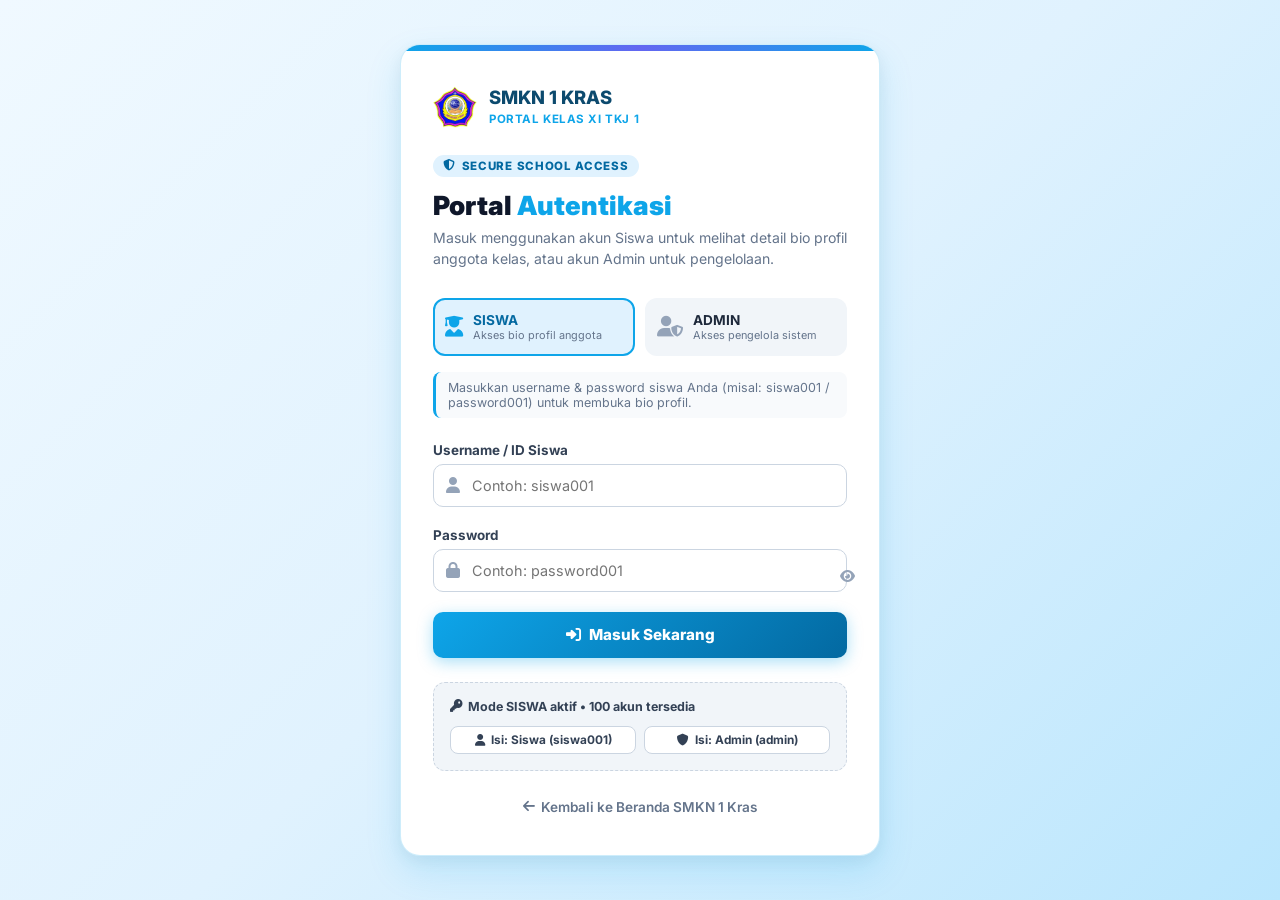
<file: portal.html>
<!DOCTYPE html>
<html lang="id">
<head>
  <meta charset="UTF-8">
  <meta name="viewport" content="width=device-width, initial-scale=1.0">
  <title>Portal Login | SMKN 1 KRAS - XI TKJ 1</title>
  <link rel="preconnect" href="https://fonts.googleapis.com">
  <link rel="preconnect" href="https://fonts.gstatic.com" crossorigin>
  <link href="https://fonts.googleapis.com/css2?family=Inter:wght@300;400;500;600;700;800;900&display=swap" rel="stylesheet">
  <link rel="stylesheet" href="https://cdnjs.cloudflare.com/ajax/libs/font-awesome/6.5.2/css/all.min.css">
  <link rel="stylesheet" href="portal.css">
</head>
<body>

<main class="portal-wrap">
  <section class="portal-card">
    <div class="brand">
      <img src="assets/logo-smkn1kras.png" alt="Logo SMKN 1 Kras" class="brand-logo" onerror="this.src='https://smknegeri1kras.sch.id/uploads/logo-sekolah.png'">
      <div>
        <strong>SMKN 1 KRAS</strong>
        <small>PORTAL KELAS XI TKJ 1</small>
      </div>
    </div>

    <div class="portal-head">
      <span class="portal-badge"><i class="fa-solid fa-shield-halved"></i> SECURE SCHOOL ACCESS</span>
      <h1>Portal <span>Autentikasi</span></h1>
      <p>Masuk menggunakan akun Siswa untuk melihat detail bio profil anggota kelas, atau akun Admin untuk pengelolaan.</p>
    </div>

    <div class="role-tabs" role="tablist">
      <button class="role active" data-role="student" type="button">
        <i class="fa-solid fa-user-graduate"></i>
        <span>
          <b>SISWA</b>
          <small>Akses bio profil anggota</small>
        </span>
      </button>
      <button class="role" data-role="admin" type="button">
        <i class="fa-solid fa-user-shield"></i>
        <span>
          <b>ADMIN</b>
          <small>Akses pengelola sistem</small>
        </span>
      </button>
    </div>

    <div id="roleHint" class="role-hint">Gunakan salah satu akun siswa untuk membuka akses profil lengkap.</div>

    <form id="loginForm" autocomplete="on">
      <div class="form-group">
        <label for="username">Username / ID Siswa</label>
        <div class="input-wrap">
          <i class="fa-solid fa-user"></i>
          <input id="username" name="username" required autocomplete="username" placeholder="Contoh: siswa001">
        </div>
      </div>

      <div class="form-group">
        <label for="password">Password</label>
        <div class="input-wrap">
          <i class="fa-solid fa-lock"></i>
          <input id="password" name="password" type="password" required autocomplete="current-password" placeholder="Contoh: password001">
          <button id="showPassword" type="button" aria-label="Tampilkan password" title="Lihat password">
            <i class="fa-solid fa-eye"></i>
          </button>
        </div>
      </div>

      <div id="loginMessage" class="message" aria-live="polite"></div>

      <button class="login-btn" type="submit">
        <i class="fa-solid fa-right-to-bracket"></i> Masuk Sekarang
      </button>
    </form>

    <!-- Quick Demo Helper -->
    <div class="demo-box">
      <div class="demo-header">
        <i class="fa-solid fa-key"></i>
        <strong id="demoText">Akun Uji Coba Cepat (Klik untuk isi)</strong>
      </div>
      <div class="demo-buttons">
        <button type="button" class="demo-btn" id="demoStudentBtn">
          <i class="fa-solid fa-user"></i> Isi: Siswa (siswa001)
        </button>
        <button type="button" class="demo-btn" id="demoAdminBtn">
          <i class="fa-solid fa-shield"></i> Isi: Admin (admin)
        </button>
      </div>
    </div>

    <div class="portal-footer">
      <a class="back-link" href="index.html" id="backToSite">
        <i class="fa-solid fa-arrow-left"></i> Kembali ke Beranda SMKN 1 Kras
      </a>
    </div>
  </section>
</main>

<script src="student-accounts.js"></script>
<script src="portal-auth.js"></script>
</body>
</html>
</file>
<file: portal.css>
/* ==========================================================================
   SMKN 1 KRAS - XI TKJ 1 - PORTAL LOGIN STYLING
   Inspired by https://smknegeri1kras.sch.id
   ========================================================================== */

@import url('https://fonts.googleapis.com/css2?family=Inter:wght@300;400;500;600;700;800;900&display=swap');

:root {
  --primary-blue: #0ea5e9;
  --primary-blue-dark: #0369a1;
  --primary-blue-light: #e0f2fe;
  --dark-navy: #0c4a6e;
  --slate-900: #0f172a;
  --slate-800: #1e293b;
  --slate-700: #334155;
  --slate-500: #64748b;
  --slate-400: #94a3b8;
  --slate-100: #f1f5f9;
  --white: #ffffff;
  --emerald-500: #10b981;
  --rose-500: #ef4444;
  --font-main: 'Inter', system-ui, sans-serif;
}

* {
  box-sizing: border-box;
  margin: 0;
  padding: 0;
  font-family: var(--font-main);
}

body {
  background: linear-gradient(135deg, #f0f9ff 0%, #e0f2fe 50%, #bae6fd 100%);
  color: var(--slate-700);
  min-height: 100vh;
  display: flex;
  align-items: center;
  justify-content: center;
  padding: 1.5rem;
}

.portal-wrap {
  width: 100%;
  max-width: 480px;
}

.portal-card {
  background: var(--white);
  border-radius: 20px;
  box-shadow: 0 15px 35px rgba(14, 165, 233, 0.15), 0 5px 15px rgba(0, 0, 0, 0.05);
  border: 1px solid rgba(14, 165, 233, 0.2);
  padding: 2.5rem 2rem;
  position: relative;
  overflow: hidden;
}

.portal-card::before {
  content: '';
  position: absolute;
  top: 0;
  left: 0;
  right: 0;
  height: 6px;
  background: linear-gradient(90deg, var(--primary-blue), #6366f1, #0ea5e9);
}

.brand {
  display: flex;
  align-items: center;
  gap: 12px;
  margin-bottom: 1.5rem;
}

.brand-logo {
  width: 44px;
  height: 44px;
  object-fit: contain;
}

.brand strong {
  display: block;
  font-size: 1.15rem;
  font-weight: 800;
  color: var(--dark-navy);
  line-height: 1.1;
}

.brand small {
  font-size: 0.72rem;
  font-weight: 700;
  color: var(--primary-blue);
  letter-spacing: 0.05em;
  text-transform: uppercase;
}

.portal-head {
  margin-bottom: 1.75rem;
}

.portal-badge {
  display: inline-flex;
  align-items: center;
  gap: 6px;
  background: var(--primary-blue-light);
  color: var(--primary-blue-dark);
  font-size: 0.72rem;
  font-weight: 800;
  letter-spacing: 0.06em;
  padding: 4px 10px;
  border-radius: 50px;
  margin-bottom: 0.75rem;
}

.portal-head h1 {
  font-size: 1.65rem;
  font-weight: 900;
  color: var(--slate-900);
  margin-bottom: 0.4rem;
}

.portal-head h1 span {
  color: var(--primary-blue);
}

.portal-head p {
  font-size: 0.88rem;
  color: var(--slate-500);
  line-height: 1.5;
}

.role-tabs {
  display: grid;
  grid-template-columns: 1fr 1fr;
  gap: 10px;
  margin-bottom: 1rem;
}

.role {
  background: var(--slate-100);
  border: 2px solid transparent;
  border-radius: 12px;
  padding: 0.75rem 0.6rem;
  display: flex;
  align-items: center;
  gap: 10px;
  cursor: pointer;
  text-align: left;
  transition: all 0.2s ease;
}

.role i {
  font-size: 1.3rem;
  color: var(--slate-400);
}

.role b {
  display: block;
  font-size: 0.85rem;
  color: var(--slate-800);
}

.role small {
  display: block;
  font-size: 0.68rem;
  color: var(--slate-500);
}

.role.active {
  background: var(--primary-blue-light);
  border-color: var(--primary-blue);
}

.role.active i {
  color: var(--primary-blue);
}

.role.active b {
  color: var(--primary-blue-dark);
}

.role-hint {
  font-size: 0.78rem;
  color: var(--slate-500);
  background: #f8fafc;
  padding: 8px 12px;
  border-radius: 8px;
  border-left: 3px solid var(--primary-blue);
  margin-bottom: 1.5rem;
}

.form-group {
  margin-bottom: 1.25rem;
}

.form-group label {
  display: block;
  font-size: 0.84rem;
  font-weight: 700;
  color: var(--slate-700);
  margin-bottom: 6px;
}

.input-wrap {
  position: relative;
  display: flex;
  align-items: center;
  border: 1.5px solid #cbd5e1;
  border-radius: 10px;
  background: var(--white);
  transition: border-color 0.2s ease, box-shadow 0.2s ease;
}

.input-wrap:focus-within {
  border-color: var(--primary-blue);
  box-shadow: 0 0 0 3px rgba(14, 165, 233, 0.15);
}

.input-wrap i {
  position: absolute;
  left: 12px;
  color: var(--slate-400);
}

.input-wrap input {
  width: 100%;
  border: none;
  background: transparent;
  padding: 0.75rem 2.5rem 0.75rem 2.4rem;
  font-size: 0.9rem;
  outline: none;
  color: var(--slate-800);
}

.input-wrap button {
  position: absolute;
  right: 10px;
  background: none;
  border: none;
  color: var(--slate-400);
  cursor: pointer;
  padding: 4px;
}

.input-wrap button:hover {
  color: var(--primary-blue);
}

.login-btn {
  width: 100%;
  background: linear-gradient(135deg, var(--primary-blue), var(--primary-blue-dark));
  color: white;
  border: none;
  padding: 0.85rem;
  border-radius: 10px;
  font-size: 0.95rem;
  font-weight: 800;
  cursor: pointer;
  display: flex;
  align-items: center;
  justify-content: center;
  gap: 8px;
  box-shadow: 0 4px 15px rgba(14, 165, 233, 0.35);
  transition: all 0.2s ease;
  margin-top: 1rem;
}

.login-btn:hover {
  transform: translateY(-2px);
  box-shadow: 0 6px 20px rgba(14, 165, 233, 0.45);
}

.message {
  font-size: 0.84rem;
  margin-top: 0.75rem;
  padding: 8px 12px;
  border-radius: 8px;
  display: none;
}

.message.error {
  display: block;
  background: #fef2f2;
  color: var(--rose-500);
  border: 1px solid #fecaca;
}

.message.success {
  display: block;
  background: #ecfdf5;
  color: var(--emerald-500);
  border: 1px solid #a7f3d0;
}

/* Demo box */
.demo-box {
  margin-top: 1.5rem;
  padding: 1rem;
  background: var(--slate-100);
  border-radius: 12px;
  border: 1px dashed #cbd5e1;
}

.demo-header {
  font-size: 0.78rem;
  color: var(--slate-600);
  display: flex;
  align-items: center;
  gap: 6px;
  margin-bottom: 0.75rem;
}

.demo-buttons {
  display: flex;
  gap: 8px;
}

.demo-btn {
  flex: 1;
  background: var(--white);
  border: 1px solid #cbd5e1;
  padding: 6px 8px;
  border-radius: 8px;
  font-size: 0.74rem;
  font-weight: 700;
  color: var(--slate-700);
  cursor: pointer;
  display: flex;
  align-items: center;
  justify-content: center;
  gap: 6px;
  transition: all 0.2s ease;
}

.demo-btn:hover {
  background: var(--primary-blue-light);
  border-color: var(--primary-blue);
  color: var(--primary-blue-dark);
}

.portal-footer {
  margin-top: 1.5rem;
  text-align: center;
}

.back-link {
  font-size: 0.85rem;
  color: var(--slate-500);
  font-weight: 600;
  display: inline-flex;
  align-items: center;
  gap: 6px;
  text-decoration: none;
  transition: color 0.2s ease;
}

.back-link:hover {
  color: var(--primary-blue);
}
</file>
